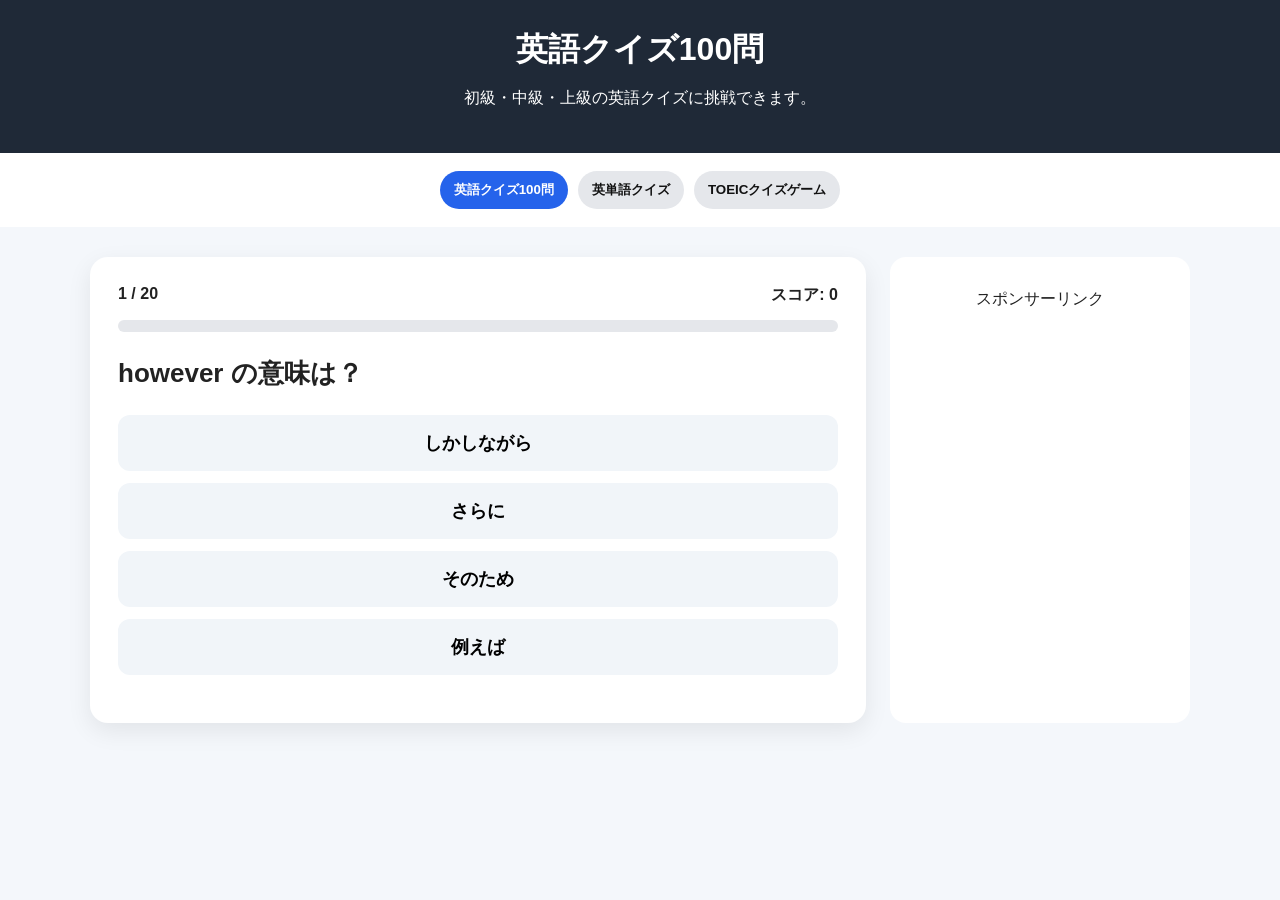
<file: index.html>
<!DOCTYPE html>
<html lang="ja">
<head>
<meta charset="UTF-8">
<meta name="viewport" content="width=device-width,initial-scale=1.0">
<title>英語クイズまとめ</title>
<meta name="description" content="英単語・英語100問・TOEICクイズを1つのサイトで遊べます。">
<link rel="stylesheet" href="style.css">
</head>
<body>
  
<!-- UIゲーム -->
<ins class="adsbygoogle"
     style="display:block"
     data-ad-client="ca-pub-8398161859137802"
     data-ad-slot="6325875393"
     data-ad-format="auto"
     data-full-width-responsive="true"></ins>
<script>
     (adsbygoogle = window.adsbygoogle || []).push({});
</script>

<header>
  <h1 id="pageTitle">英語クイズまとめ</h1>
  <p id="pageDesc">好きな英語クイズを選んで挑戦しよう</p>
</header>

<nav id="quizList"></nav>

<main>
  <section class="quiz-box">
    <div class="status">
      <span id="counter">1 / 30</span>
      <span id="score">スコア: 0</span>
    </div>

    <div class="progress">
      <div id="progressBar"></div>
    </div>

    <h2 id="question"></h2>
    <div id="choices"></div>
    <p id="result"></p>
  </section>

  <aside class="ad-box">
    <p>スポンサーリンク</p>

    <script async src="https://pagead2.googlesyndication.com/pagead/js/adsbygoogle.js?client=ca-pub-8398161859137802"
      crossorigin="anonymous"></script>
    <ins class="adsbygoogle"
      style="display:block"
      data-ad-client="ca-pub-8398161859137802"
      data-ad-slot="5599163841"
      data-ad-format="auto"
      data-full-width-responsive="true"></ins>
    <script>
      (adsbygoogle = window.adsbygoogle || []).push({});
    </script>
  </aside>
</main>

<script src="script.js"></script>
  <script async src="https://pagead2.googlesyndication.com/pagead/js/adsbygoogle.js?client=ca-pub-8398161859137802"
     crossorigin="anonymous"></script>
</body>
</html>
</file>
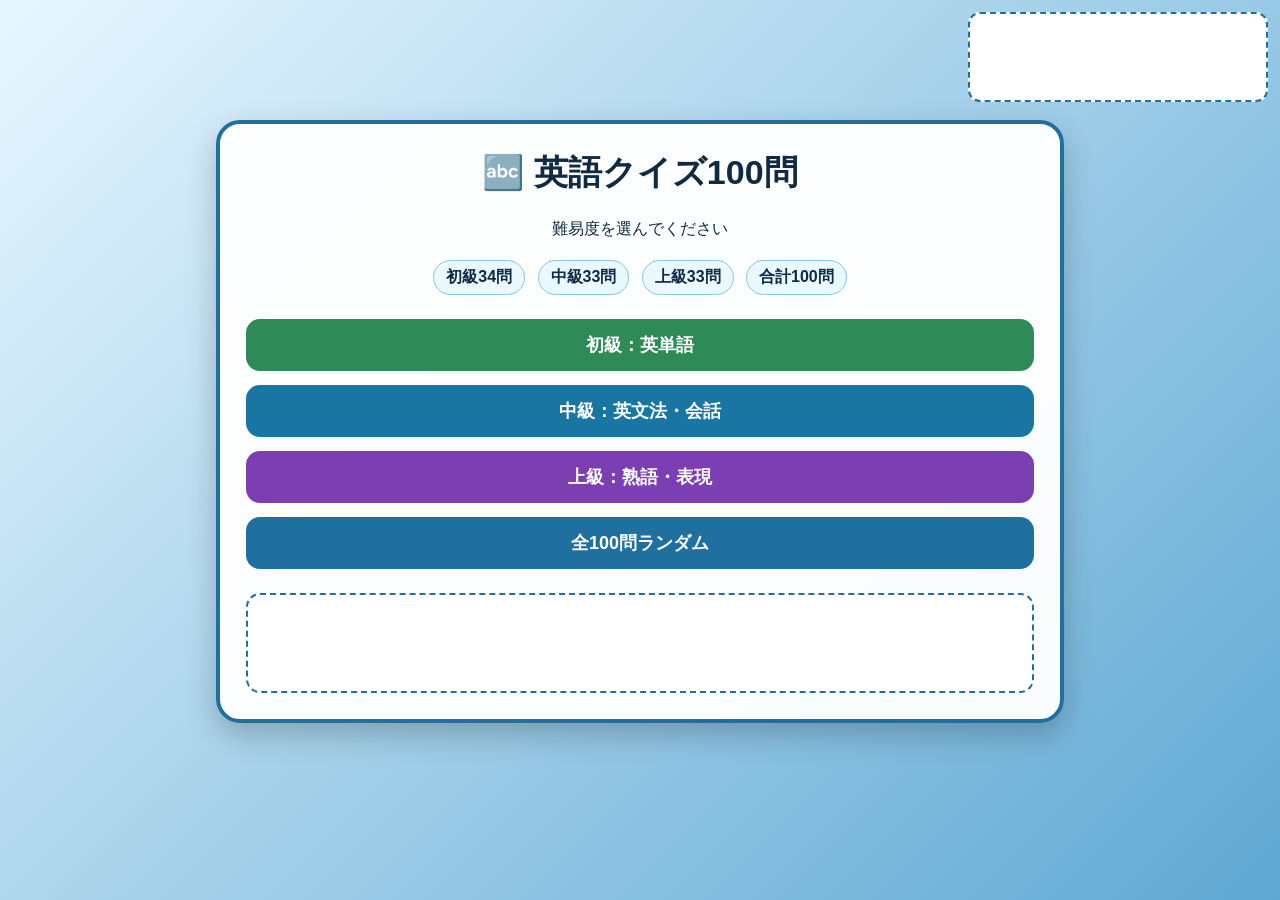
<file: english-100/index.html>
<!DOCTYPE html>
<html lang="ja">
<head>
<meta charset="UTF-8">
<meta name="viewport" content="width=device-width, initial-scale=1.0">
<title>英語クイズ100問</title>
<style>
*{box-sizing:border-box}
body{margin:0;font-family:"Yu Gothic","Hiragino Sans",sans-serif;background:linear-gradient(135deg,#e8f7ff,#5fa8d3);min-height:100vh;color:#102a43}
.ad-top{position:fixed;top:12px;right:12px;width:300px;height:90px;border:2px dashed #1f6f9f;border-radius:12px;background:white;display:flex;align-items:center;justify-content:center;text-align:center;z-index:10;font-size:14px;color:#1f6f9f}
.wrap{max-width:880px;margin:auto;padding:120px 16px 40px}
.game{background:rgba(255,255,255,.96);border:4px solid #1f6f9f;border-radius:24px;padding:26px;text-align:center;box-shadow:0 12px 30px rgba(0,0,0,.22)}
h1{margin-top:0;font-size:34px}
.menu{display:grid;gap:14px;margin-top:20px}
button{font-size:18px;padding:14px;border:none;border-radius:14px;cursor:pointer;background:#1f6f9f;color:white;font-weight:bold;transition:.15s}
button:hover{transform:scale(1.03);opacity:.95}
.easy{background:#2e8b57}
.normal{background:#1976a3}
.hard{background:#7b3fb3}
.status{display:flex;justify-content:space-between;flex-wrap:wrap;gap:8px;font-weight:bold;margin-bottom:18px;background:#eaf8ff;border-radius:12px;padding:10px}
.question{font-size:24px;font-weight:bold;background:#f2fbff;border-radius:16px;padding:26px;margin-bottom:20px;line-height:1.6}
.choices{display:grid;gap:12px}
.correct{background:#2e8b57!important}
.wrong{background:#b22222!important}
.result{font-size:22px;font-weight:bold;margin-top:18px;min-height:32px}
.comment{margin-top:12px;font-size:15px;color:#345;line-height:1.6}
.next{margin-top:18px;background:#1f4e79;display:none}
.restart{margin-top:18px;background:#6b3fa0;display:none}
.ad-bottom{margin-top:24px;height:100px;border:2px dashed #1f6f9f;border-radius:14px;background:white;display:flex;justify-content:center;align-items:center;text-align:center;font-size:14px;color:#1f6f9f}
.hidden{display:none}
.badge{display:inline-block;background:#eaf8ff;border:1px solid #85c6e8;border-radius:999px;padding:6px 12px;margin:4px;font-weight:bold}
@media(max-width:900px){.ad-top{position:static;width:auto;height:70px;margin:12px}.wrap{padding-top:20px}h1{font-size:28px}.question{font-size:21px}button{font-size:16px}}
</style>
</head>
<body>

<div class="ad-top"><script async src="https://pagead2.googlesyndication.com/pagead/js/adsbygoogle.js?client=ca-pub-8398161859137802"
     crossorigin="anonymous"></script>
<!-- チェス -->
<ins class="adsbygoogle"
     style="display:block"
     data-ad-client="ca-pub-8398161859137802"
     data-ad-slot="5599163841"
     data-ad-format="auto"
     data-full-width-responsive="true"></ins>
<script>
     (adsbygoogle = window.adsbygoogle || []).push({});
</script></div>

<div class="wrap">
<div class="game">
<h1>🔤 英語クイズ100問</h1>

<div id="menu">
  <p>難易度を選んでください</p>
  <div>
    <span class="badge">初級34問</span>
    <span class="badge">中級33問</span>
    <span class="badge">上級33問</span>
    <span class="badge">合計100問</span>
  </div>
  <div class="menu">
    <button class="easy" onclick="startGame('easy')">初級：英単語</button>
    <button class="normal" onclick="startGame('normal')">中級：英文法・会話</button>
    <button class="hard" onclick="startGame('hard')">上級：熟語・表現</button>
    <button onclick="startGame('all')">全100問ランダム</button>
  </div>
</div>

<div id="quiz" class="hidden">
  <div class="status">
    <div>難易度：<span id="levelName"></span></div>
    <div>問題：<span id="count"></span>/<span id="total"></span></div>
    <div>スコア：<span id="score">0</span></div>
  </div>

  <div class="question" id="question"></div>
  <div class="choices" id="choices"></div>
  <div class="result" id="result"></div>
  <div class="comment" id="comment"></div>

  <button class="next" id="nextBtn" onclick="nextQuestion()">次の問題へ</button>
  <button class="restart" id="restartBtn" onclick="restartGame()">メニューに戻る</button>
</div>

<div class="ad-bottom"><script async src="https://pagead2.googlesyndication.com/pagead/js/adsbygoogle.js?client=ca-pub-8398161859137802"
     crossorigin="anonymous"></script>
<!-- チェス -->
<ins class="adsbygoogle"
     style="display:block"
     data-ad-client="ca-pub-8398161859137802"
     data-ad-slot="5599163841"
     data-ad-format="auto"
     data-full-width-responsive="true"></ins>
<script>
     (adsbygoogle = window.adsbygoogle || []).push({});
</script></div>
</div>
</div>

<script>
const quizData = [{"level": "easy", "q": "「apple」の意味は？", "c": ["りんご", "みかん", "ぶどう", "ばなな"], "a": "りんご", "e": "apple は「りんご」という意味です。"}, {"level": "easy", "q": "「dog」の意味は？", "c": ["犬", "猫", "鳥", "魚"], "a": "犬", "e": "dog は「犬」という意味です。"}, {"level": "easy", "q": "「cat」の意味は？", "c": ["猫", "犬", "馬", "牛"], "a": "猫", "e": "cat は「猫」という意味です。"}, {"level": "easy", "q": "「book」の意味は？", "c": ["本", "机", "椅子", "鉛筆"], "a": "本", "e": "book は「本」という意味です。"}, {"level": "easy", "q": "「water」の意味は？", "c": ["水", "火", "空気", "土"], "a": "水", "e": "water は「水」という意味です。"}, {"level": "easy", "q": "「school」の意味は？", "c": ["学校", "病院", "駅", "会社"], "a": "学校", "e": "school は「学校」という意味です。"}, {"level": "easy", "q": "「teacher」の意味は？", "c": ["先生", "生徒", "医者", "警察官"], "a": "先生", "e": "teacher は「先生」という意味です。"}, {"level": "easy", "q": "「student」の意味は？", "c": ["生徒", "先生", "会社員", "運転手"], "a": "生徒", "e": "student は「生徒・学生」という意味です。"}, {"level": "easy", "q": "「car」の意味は？", "c": ["車", "電車", "飛行機", "船"], "a": "車", "e": "car は「車」という意味です。"}, {"level": "easy", "q": "「train」の意味は？", "c": ["電車", "車", "自転車", "船"], "a": "電車", "e": "train は「電車・列車」という意味です。"}, {"level": "easy", "q": "「sun」の意味は？", "c": ["太陽", "月", "星", "雲"], "a": "太陽", "e": "sun は「太陽」という意味です。"}, {"level": "easy", "q": "「moon」の意味は？", "c": ["月", "太陽", "星", "空"], "a": "月", "e": "moon は「月」という意味です。"}, {"level": "easy", "q": "「star」の意味は？", "c": ["星", "月", "太陽", "雲"], "a": "星", "e": "star は「星」という意味です。"}, {"level": "easy", "q": "「red」の意味は？", "c": ["赤", "青", "白", "黒"], "a": "赤", "e": "red は「赤」という意味です。"}, {"level": "easy", "q": "「blue」の意味は？", "c": ["青", "赤", "黄色", "緑"], "a": "青", "e": "blue は「青」という意味です。"}, {"level": "easy", "q": "「white」の意味は？", "c": ["白", "黒", "赤", "緑"], "a": "白", "e": "white は「白」という意味です。"}, {"level": "easy", "q": "「black」の意味は？", "c": ["黒", "白", "青", "赤"], "a": "黒", "e": "black は「黒」という意味です。"}, {"level": "easy", "q": "「big」の意味は？", "c": ["大きい", "小さい", "速い", "遅い"], "a": "大きい", "e": "big は「大きい」という意味です。"}, {"level": "easy", "q": "「small」の意味は？", "c": ["小さい", "大きい", "高い", "低い"], "a": "小さい", "e": "small は「小さい」という意味です。"}, {"level": "easy", "q": "「hot」の意味は？", "c": ["暑い・熱い", "寒い", "新しい", "古い"], "a": "暑い・熱い", "e": "hot は「暑い・熱い」という意味です。"}, {"level": "easy", "q": "「cold」の意味は？", "c": ["寒い・冷たい", "暑い", "明るい", "暗い"], "a": "寒い・冷たい", "e": "cold は「寒い・冷たい」という意味です。"}, {"level": "easy", "q": "「happy」の意味は？", "c": ["幸せな", "悲しい", "怒った", "眠い"], "a": "幸せな", "e": "happy は「幸せな」という意味です。"}, {"level": "easy", "q": "「sad」の意味は？", "c": ["悲しい", "楽しい", "強い", "弱い"], "a": "悲しい", "e": "sad は「悲しい」という意味です。"}, {"level": "easy", "q": "「good」の意味は？", "c": ["良い", "悪い", "古い", "重い"], "a": "良い", "e": "good は「良い」という意味です。"}, {"level": "easy", "q": "「bad」の意味は？", "c": ["悪い", "良い", "新しい", "軽い"], "a": "悪い", "e": "bad は「悪い」という意味です。"}, {"level": "easy", "q": "「morning」の意味は？", "c": ["朝", "昼", "夜", "夕方"], "a": "朝", "e": "morning は「朝」という意味です。"}, {"level": "easy", "q": "「night」の意味は？", "c": ["夜", "朝", "昼", "夕方"], "a": "夜", "e": "night は「夜」という意味です。"}, {"level": "easy", "q": "「family」の意味は？", "c": ["家族", "友達", "先生", "会社"], "a": "家族", "e": "family は「家族」という意味です。"}, {"level": "easy", "q": "「friend」の意味は？", "c": ["友達", "家族", "先生", "医者"], "a": "友達", "e": "friend は「友達」という意味です。"}, {"level": "easy", "q": "「food」の意味は？", "c": ["食べ物", "飲み物", "服", "家"], "a": "食べ物", "e": "food は「食べ物」という意味です。"}, {"level": "easy", "q": "「house」の意味は？", "c": ["家", "学校", "店", "駅"], "a": "家", "e": "house は「家」という意味です。"}, {"level": "easy", "q": "「city」の意味は？", "c": ["都市", "村", "国", "島"], "a": "都市", "e": "city は「都市」という意味です。"}, {"level": "easy", "q": "「country」の意味は？", "c": ["国", "都市", "道", "海"], "a": "国", "e": "country は「国」という意味です。"}, {"level": "easy", "q": "「music」の意味は？", "c": ["音楽", "映画", "本", "写真"], "a": "音楽", "e": "music は「音楽」という意味です。"}, {"level": "normal", "q": "I ___ a student. 空欄に入るのは？", "c": ["am", "is", "are", "be"], "a": "am", "e": "主語が I のときは am を使います。"}, {"level": "normal", "q": "He ___ my brother. 空欄に入るのは？", "c": ["is", "am", "are", "be"], "a": "is", "e": "He のbe動詞は is です。"}, {"level": "normal", "q": "They ___ happy. 空欄に入るのは？", "c": ["are", "is", "am", "be"], "a": "are", "e": "They のbe動詞は are です。"}, {"level": "normal", "q": "This is ___ apple. 空欄に入るのは？", "c": ["an", "a", "the", "is"], "a": "an", "e": "apple は母音で始まるため an を使います。"}, {"level": "normal", "q": "This is ___ book. 空欄に入るのは？", "c": ["a", "an", "are", "am"], "a": "a", "e": "book は子音で始まるため a を使います。"}, {"level": "normal", "q": "I like English. の意味は？", "c": ["私は英語が好きです", "私は英語を話せません", "私は英語を勉強しません", "私は英語の先生です"], "a": "私は英語が好きです", "e": "like は「好き」という意味です。"}, {"level": "normal", "q": "Do you like cats? の意味は？", "c": ["あなたは猫が好きですか", "あなたは猫を飼っていますか", "あなたは犬が好きですか", "猫はどこですか"], "a": "あなたは猫が好きですか", "e": "Do you like...? は「あなたは〜が好きですか」です。"}, {"level": "normal", "q": "I don't know. の意味は？", "c": ["わかりません", "知っています", "行きません", "見えません"], "a": "わかりません", "e": "I don't know. は「わかりません」です。"}, {"level": "normal", "q": "Thank you. の返事として自然なのは？", "c": ["You're welcome.", "Good night.", "I'm sorry.", "See you."], "a": "You're welcome.", "e": "Thank you. への返事は You're welcome. が自然です。"}, {"level": "normal", "q": "How are you? の意味は？", "c": ["元気ですか", "何時ですか", "どこですか", "誰ですか"], "a": "元気ですか", "e": "How are you? は挨拶で「元気ですか」です。"}, {"level": "normal", "q": "I'm fine. の意味は？", "c": ["元気です", "眠いです", "忙しいです", "寒いです"], "a": "元気です", "e": "I'm fine. は「元気です」です。"}, {"level": "normal", "q": "What is this? の意味は？", "c": ["これは何ですか", "あなたは誰ですか", "どこですか", "何時ですか"], "a": "これは何ですか", "e": "What is this? は「これは何ですか」です。"}, {"level": "normal", "q": "Where are you from? の意味は？", "c": ["出身はどこですか", "どこへ行きますか", "何をしていますか", "何歳ですか"], "a": "出身はどこですか", "e": "Where are you from? は「出身はどこですか」です。"}, {"level": "normal", "q": "I can swim. の意味は？", "c": ["私は泳げます", "私は泳ぎません", "私は泳ぎたいです", "私は泳いでいます"], "a": "私は泳げます", "e": "can は「〜できる」という意味です。"}, {"level": "normal", "q": "Can you help me? の意味は？", "c": ["手伝ってくれますか", "私を見ましたか", "行ってもいいですか", "食べますか"], "a": "手伝ってくれますか", "e": "Can you help me? は「手伝ってくれますか」です。"}, {"level": "normal", "q": "I have a pen. の意味は？", "c": ["私はペンを持っています", "私はペンが好きです", "私はペンを書きます", "私はペンを買います"], "a": "私はペンを持っています", "e": "have は「持っている」です。"}, {"level": "normal", "q": "She likes music. の主語は？", "c": ["She", "likes", "music", "なし"], "a": "She", "e": "文の主語は She です。"}, {"level": "normal", "q": "We play soccer. の意味は？", "c": ["私たちはサッカーをします", "彼らは野球をします", "私はサッカーを見ます", "私たちは勉強します"], "a": "私たちはサッカーをします", "e": "play soccer は「サッカーをする」です。"}, {"level": "normal", "q": "I went to school. の時制は？", "c": ["過去形", "現在形", "未来形", "現在進行形"], "a": "過去形", "e": "went は go の過去形です。"}, {"level": "normal", "q": "go の過去形は？", "c": ["went", "goed", "goes", "going"], "a": "went", "e": "go の過去形は went です。"}, {"level": "normal", "q": "eat の過去形は？", "c": ["ate", "eated", "eats", "eating"], "a": "ate", "e": "eat の過去形は ate です。"}, {"level": "normal", "q": "see の過去形は？", "c": ["saw", "seed", "seen", "seeing"], "a": "saw", "e": "see の過去形は saw です。"}, {"level": "normal", "q": "make の過去形は？", "c": ["made", "maked", "makes", "making"], "a": "made", "e": "make の過去形は made です。"}, {"level": "normal", "q": "take の過去形は？", "c": ["took", "taked", "taken", "takes"], "a": "took", "e": "take の過去形は took です。"}, {"level": "normal", "q": "I will study tomorrow. の意味は？", "c": ["私は明日勉強します", "私は昨日勉強しました", "私は今勉強しています", "私は勉強しません"], "a": "私は明日勉強します", "e": "will は未来を表します。"}, {"level": "normal", "q": "What time is it? の意味は？", "c": ["何時ですか", "どこですか", "誰ですか", "いくらですか"], "a": "何時ですか", "e": "What time is it? は「何時ですか」です。"}, {"level": "normal", "q": "How much is this? の意味は？", "c": ["これはいくらですか", "これは何ですか", "これは誰のですか", "これはどこですか"], "a": "これはいくらですか", "e": "How much is this? は「これはいくらですか」です。"}, {"level": "normal", "q": "I'm hungry. の意味は？", "c": ["お腹がすいています", "眠いです", "寒いです", "忙しいです"], "a": "お腹がすいています", "e": "hungry は「空腹の」です。"}, {"level": "normal", "q": "I'm tired. の意味は？", "c": ["疲れています", "楽しいです", "怒っています", "悲しいです"], "a": "疲れています", "e": "tired は「疲れた」です。"}, {"level": "normal", "q": "Please sit down. の意味は？", "c": ["座ってください", "立ってください", "来てください", "見てください"], "a": "座ってください", "e": "sit down は「座る」です。"}, {"level": "normal", "q": "Open the door. の意味は？", "c": ["ドアを開けて", "ドアを閉めて", "窓を開けて", "本を開いて"], "a": "ドアを開けて", "e": "open は「開ける」です。"}, {"level": "normal", "q": "Close the window. の意味は？", "c": ["窓を閉めて", "窓を開けて", "ドアを閉めて", "本を閉じて"], "a": "窓を閉めて", "e": "close は「閉める」です。"}, {"level": "normal", "q": "Nice to meet you. の意味は？", "c": ["はじめまして", "さようなら", "おやすみ", "ありがとう"], "a": "はじめまして", "e": "Nice to meet you. は「はじめまして」です。"}, {"level": "hard", "q": "「however」の意味に近いものは？", "c": ["しかしながら", "そのため", "例えば", "さらに"], "a": "しかしながら", "e": "however は「しかしながら」という逆接の表現です。"}, {"level": "hard", "q": "「therefore」の意味に近いものは？", "c": ["したがって", "しかし", "例えば", "一方で"], "a": "したがって", "e": "therefore は「したがって」という意味です。"}, {"level": "hard", "q": "「although」の意味は？", "c": ["〜だけれども", "〜なので", "〜するために", "〜するまで"], "a": "〜だけれども", "e": "although は「〜だけれども」です。"}, {"level": "hard", "q": "「because of」の意味は？", "c": ["〜のために", "〜にもかかわらず", "〜の代わりに", "〜に加えて"], "a": "〜のために", "e": "because of は理由を表します。"}, {"level": "hard", "q": "「instead of」の意味は？", "c": ["〜の代わりに", "〜に加えて", "〜のために", "〜にもかかわらず"], "a": "〜の代わりに", "e": "instead of は「〜の代わりに」です。"}, {"level": "hard", "q": "「in addition」の意味は？", "c": ["さらに", "しかし", "つまり", "例えば"], "a": "さらに", "e": "in addition は「さらに」です。"}, {"level": "hard", "q": "「for example」の意味は？", "c": ["例えば", "つまり", "一方で", "結局"], "a": "例えば", "e": "for example は「例えば」です。"}, {"level": "hard", "q": "「in other words」の意味は？", "c": ["言い換えると", "例えば", "しかし", "その結果"], "a": "言い換えると", "e": "in other words は「言い換えると」です。"}, {"level": "hard", "q": "「as soon as possible」の意味は？", "c": ["できるだけ早く", "ゆっくりと", "たまに", "突然"], "a": "できるだけ早く", "e": "ASAP は as soon as possible の略です。"}, {"level": "hard", "q": "「look forward to」の意味は？", "c": ["楽しみにする", "探す", "見下ろす", "世話をする"], "a": "楽しみにする", "e": "look forward to は「楽しみにする」です。"}, {"level": "hard", "q": "「take care of」の意味は？", "c": ["世話をする", "写真を撮る", "持っていく", "気をつける"], "a": "世話をする", "e": "take care of は「世話をする」です。"}, {"level": "hard", "q": "「give up」の意味は？", "c": ["あきらめる", "与える", "起きる", "拾う"], "a": "あきらめる", "e": "give up は「あきらめる」です。"}, {"level": "hard", "q": "「put off」の意味は？", "c": ["延期する", "着る", "消す", "提出する"], "a": "延期する", "e": "put off は「延期する」です。"}, {"level": "hard", "q": "「carry out」の意味は？", "c": ["実行する", "運び出す", "中止する", "待つ"], "a": "実行する", "e": "carry out は「実行する」です。"}, {"level": "hard", "q": "「come up with」の意味は？", "c": ["思いつく", "近づく", "落ちる", "起きる"], "a": "思いつく", "e": "come up with は「思いつく」です。"}, {"level": "hard", "q": "「It depends.」の意味は？", "c": ["場合によります", "それは簡単です", "私は反対です", "急いでいます"], "a": "場合によります", "e": "It depends. は「場合によります」です。"}, {"level": "hard", "q": "「I agree with you.」の意味は？", "c": ["あなたに賛成です", "あなたに会います", "あなたを助けます", "あなたを待ちます"], "a": "あなたに賛成です", "e": "agree with は「〜に賛成する」です。"}, {"level": "hard", "q": "「I'm not sure.」の意味は？", "c": ["よくわかりません", "確信しています", "急いでいます", "忘れました"], "a": "よくわかりません", "e": "I'm not sure. は「よくわかりません」です。"}, {"level": "hard", "q": "「Could you say that again?」の意味は？", "c": ["もう一度言っていただけますか", "助けてもらえますか", "座ってもいいですか", "名前を教えてください"], "a": "もう一度言っていただけますか", "e": "聞き返すときに使える丁寧な表現です。"}, {"level": "hard", "q": "「What do you mean?」の意味は？", "c": ["どういう意味ですか", "何をしますか", "どこへ行きますか", "何時ですか"], "a": "どういう意味ですか", "e": "mean は「意味する」です。"}, {"level": "hard", "q": "「I used to play tennis.」の意味は？", "c": ["以前はテニスをしていました", "今テニスをしています", "これからテニスをします", "テニスをしたことがありません"], "a": "以前はテニスをしていました", "e": "used to は「以前は〜していた」です。"}, {"level": "hard", "q": "「I have been to Canada.」の意味は？", "c": ["カナダに行ったことがあります", "カナダにいます", "カナダへ行く予定です", "カナダ出身です"], "a": "カナダに行ったことがあります", "e": "have been to は「〜へ行ったことがある」です。"}, {"level": "hard", "q": "「If it rains, I will stay home.」の意味は？", "c": ["雨が降ったら家にいます", "雨が降っても出かけます", "雨が降ったので家にいました", "雨は降りません"], "a": "雨が降ったら家にいます", "e": "If は条件を表します。"}, {"level": "hard", "q": "「The book was written by him.」の文の形は？", "c": ["受動態", "現在進行形", "命令文", "比較級"], "a": "受動態", "e": "was written by は受動態です。"}, {"level": "hard", "q": "「This is the best movie I have ever seen.」の意味は？", "c": ["今まで見た中で最高の映画です", "これは悪い映画です", "これは最初に見た映画です", "映画を見たことがありません"], "a": "今まで見た中で最高の映画です", "e": "the best ... I have ever seen は最上級の表現です。"}, {"level": "hard", "q": "「as tall as」の意味は？", "c": ["〜と同じくらい背が高い", "〜より背が高い", "〜ほど背が高くない", "最も背が高い"], "a": "〜と同じくらい背が高い", "e": "as 形容詞 as は同等比較です。"}, {"level": "hard", "q": "「more important than」の意味は？", "c": ["〜より重要な", "最も重要な", "同じくらい重要な", "重要ではない"], "a": "〜より重要な", "e": "more ... than は比較級です。"}, {"level": "hard", "q": "「the most difficult」の意味は？", "c": ["最も難しい", "より難しい", "同じくらい難しい", "難しくない"], "a": "最も難しい", "e": "the most は最上級です。"}, {"level": "hard", "q": "「Neither A nor B」の意味は？", "c": ["AもBも〜ない", "AかBのどちらか", "AだけでなくBも", "AなのでB"], "a": "AもBも〜ない", "e": "Neither A nor B は「AもBも〜ない」です。"}, {"level": "hard", "q": "「Not only A but also B」の意味は？", "c": ["AだけでなくBも", "AもBも〜ない", "AかBのどちらか", "AよりB"], "a": "AだけでなくBも", "e": "Not only A but also B は「AだけでなくBも」です。"}, {"level": "hard", "q": "「I wish I could fly.」の意味は？", "c": ["飛べたらいいのに", "私は飛べます", "飛ぶ予定です", "飛びたくありません"], "a": "飛べたらいいのに", "e": "I wish I could は仮定を表します。"}, {"level": "hard", "q": "「You should see a doctor.」の意味は？", "c": ["医者に診てもらうべきです", "医者です", "医者を見ました", "医者になりたいです"], "a": "医者に診てもらうべきです", "e": "should は「〜すべき」です。"}, {"level": "hard", "q": "「I have to finish this today.」の意味は？", "c": ["今日これを終えなければならない", "今日これを始めたい", "今日これは終わりました", "今日は休みです"], "a": "今日これを終えなければならない", "e": "have to は「〜しなければならない」です。"}];

let currentQuiz = [];
let current = 0;
let score = 0;
let answered = false;

const menu = document.getElementById("menu");
const quiz = document.getElementById("quiz");
const questionEl = document.getElementById("question");
const choicesEl = document.getElementById("choices");
const resultEl = document.getElementById("result");
const commentEl = document.getElementById("comment");
const countEl = document.getElementById("count");
const totalEl = document.getElementById("total");
const scoreEl = document.getElementById("score");
const nextBtn = document.getElementById("nextBtn");
const restartBtn = document.getElementById("restartBtn");
const levelNameEl = document.getElementById("levelName");

function shuffle(arr) {
  return arr.sort(() => Math.random() - 0.5);
}

function startGame(level) {
  if(level === "all") {
    currentQuiz = shuffle([...quizData]);
    levelNameEl.textContent = "全100問";
  } else {
    currentQuiz = shuffle(quizData.filter(x => x.level === level));
    levelNameEl.textContent = level === "easy" ? "初級" : level === "normal" ? "中級" : "上級";
  }

  current = 0;
  score = 0;
  scoreEl.textContent = score;
  totalEl.textContent = currentQuiz.length;

  menu.classList.add("hidden");
  quiz.classList.remove("hidden");
  restartBtn.style.display = "none";

  loadQuestion();
}

function loadQuestion() {
  answered = false;
  resultEl.textContent = "";
  commentEl.textContent = "";
  nextBtn.style.display = "none";
  choicesEl.innerHTML = "";

  const q = currentQuiz[current];
  countEl.textContent = current + 1;
  questionEl.textContent = q.q;

  shuffle([...q.c]).forEach(choice => {
    const btn = document.createElement("button");
    btn.textContent = choice;
    btn.onclick = () => checkAnswer(btn, choice);
    choicesEl.appendChild(btn);
  });
}

function checkAnswer(button, selected) {
  if(answered) return;
  answered = true;

  const q = currentQuiz[current];
  const buttons = choicesEl.querySelectorAll("button");

  buttons.forEach(btn => {
    btn.disabled = true;
    if(btn.textContent === q.a) btn.classList.add("correct");
  });

  if(selected === q.a) {
    score += 10;
    scoreEl.textContent = score;
    resultEl.textContent = "正解！";
  } else {
    button.classList.add("wrong");
    resultEl.textContent = "不正解…";
  }

  commentEl.textContent = q.e;

  if(current < currentQuiz.length - 1) {
    nextBtn.style.display = "inline-block";
  } else {
    finishGame();
  }
}

function nextQuestion() {
  current++;
  loadQuestion();
}

function finishGame() {
  const max = currentQuiz.length * 10;
  const rate = Math.round(score / max * 100);

  questionEl.textContent = "ゲーム終了！";
  choicesEl.innerHTML = "";
  nextBtn.style.display = "none";
  restartBtn.style.display = "inline-block";

  commentEl.textContent = `スコアは ${score}/${max} 点、正答率 ${rate}% です。`;

  if(rate === 100) {
    resultEl.textContent = "🏆 全問正解！英語マスターです！";
  } else if(rate >= 80) {
    resultEl.textContent = "🎉 かなり優秀です！";
  } else if(rate >= 50) {
    resultEl.textContent = "👍 まずまずです！";
  } else {
    resultEl.textContent = "📚 もう一度挑戦して覚えよう！";
  }
}

function restartGame() {
  quiz.classList.add("hidden");
  menu.classList.remove("hidden");
}
</script>
</body>
</html>
</file>
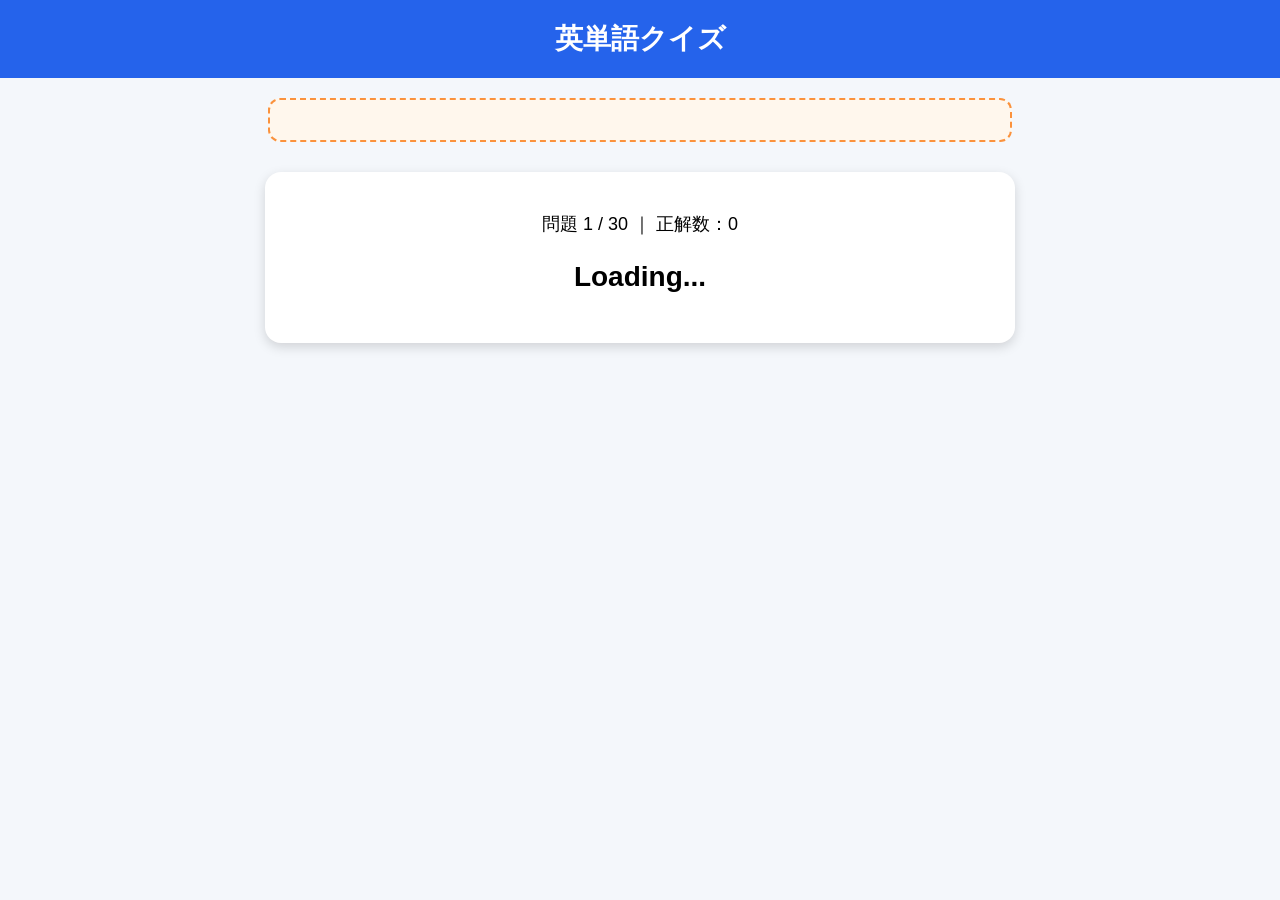
<file: english-word/index.html>
<!DOCTYPE html>
<html lang="ja">
<head>
  <meta charset="UTF-8">
  <meta name="google-site-verification" content="xxxx">
  <meta name="viewport" content="width=device-width, initial-scale=1.0">
  <title>英単語クイズ</title>

  <style>
    body {
      font-family: Arial, sans-serif;
      background: #f4f7fb;
      margin: 0;
      text-align: center;
    }

    header {
      background: #2563eb;
      color: white;
      padding: 20px;
      font-size: 28px;
      font-weight: bold;
    }

    .container {
      max-width: 700px;
      margin: 30px auto;
      background: white;
      padding: 25px;
      border-radius: 16px;
      box-shadow: 0 4px 12px rgba(0,0,0,0.15);
    }

    .question {
      font-size: 28px;
      margin: 25px 0;
      font-weight: bold;
    }

    .options button {
      display: block;
      width: 90%;
      margin: 12px auto;
      padding: 15px;
      font-size: 18px;
      border: none;
      border-radius: 10px;
      background: #e5e7eb;
      cursor: pointer;
      transition: 0.2s;
    }

    .options button:hover {
      background: #c7d2fe;
    }

    .correct {
      background: #22c55e !important;
      color: white;
    }

    .wrong {
      background: #ef4444 !important;
      color: white;
    }

    #result {
      font-size: 22px;
      margin-top: 20px;
      font-weight: bold;
    }

    #nextBtn, #restartBtn {
      margin-top: 20px;
      padding: 12px 25px;
      font-size: 18px;
      border: none;
      border-radius: 10px;
      background: #2563eb;
      color: white;
      cursor: pointer;
      display: none;
    }

    .score {
      margin-top: 15px;
      font-size: 18px;
    }

    .ad {
      max-width: 700px;
      margin: 20px auto;
      padding: 20px;
      background: #fff7ed;
      border: 2px dashed #fb923c;
      color: #9a3412;
      border-radius: 12px;
    }
  </style>
</head>

<body>

<header>英単語クイズ</header>

<div class="ad">
  <script async src="https://pagead2.googlesyndication.com/pagead/js/adsbygoogle.js?client=ca-pub-8398161859137802"
     crossorigin="anonymous"></script>
<!-- チェス -->
<ins class="adsbygoogle"
     style="display:block"
     data-ad-client="ca-pub-8398161859137802"
     data-ad-slot="5599163841"
     data-ad-format="auto"
     data-full-width-responsive="true"></ins>
<script>
     (adsbygoogle = window.adsbygoogle || []).push({});
</script>
</div>

<div class="container">
  <div class="score">
    問題 <span id="currentNum">1</span> / <span id="totalNum">30</span>
    ｜ 正解数：<span id="score">0</span>
  </div>

  <div class="question" id="question">Loading...</div>

  <div class="options" id="options"></div>

  <div id="result"></div>

  <button id="nextBtn" onclick="nextQuestion()">次の問題へ</button>
  <button id="restartBtn" onclick="restartQuiz()">もう一度やる</button>
</div>

<script>
const quizData = [
  { word: "apple", answer: "りんご", options: ["りんご", "みかん", "ぶどう", "いちご"] },
  { word: "book", answer: "本", options: ["本", "机", "椅子", "鉛筆"] },
  { word: "dog", answer: "犬", options: ["猫", "犬", "鳥", "魚"] },
  { word: "cat", answer: "猫", options: ["犬", "馬", "猫", "牛"] },
  { word: "water", answer: "水", options: ["火", "水", "風", "土"] },
  { word: "fire", answer: "火", options: ["水", "火", "空", "海"] },
  { word: "school", answer: "学校", options: ["病院", "学校", "駅", "銀行"] },
  { word: "teacher", answer: "先生", options: ["医者", "先生", "警察官", "料理人"] },
  { word: "student", answer: "生徒", options: ["先生", "生徒", "店員", "運転手"] },
  { word: "car", answer: "車", options: ["電車", "自転車", "車", "飛行機"] },

  { word: "house", answer: "家", options: ["家", "学校", "店", "公園"] },
  { word: "family", answer: "家族", options: ["友達", "家族", "先生", "客"] },
  { word: "friend", answer: "友達", options: ["敵", "友達", "家族", "先生"] },
  { word: "happy", answer: "幸せな", options: ["悲しい", "怒った", "幸せな", "眠い"] },
  { word: "sad", answer: "悲しい", options: ["楽しい", "悲しい", "強い", "速い"] },
  { word: "big", answer: "大きい", options: ["小さい", "大きい", "長い", "短い"] },
  { word: "small", answer: "小さい", options: ["大きい", "高い", "小さい", "重い"] },
  { word: "fast", answer: "速い", options: ["遅い", "速い", "低い", "暗い"] },
  { word: "slow", answer: "遅い", options: ["速い", "遅い", "明るい", "新しい"] },
  { word: "beautiful", answer: "美しい", options: ["美しい", "古い", "弱い", "簡単な"] },

  { word: "morning", answer: "朝", options: ["夜", "昼", "朝", "夕方"] },
  { word: "night", answer: "夜", options: ["朝", "昼", "夜", "午後"] },
  { word: "sun", answer: "太陽", options: ["月", "星", "太陽", "雲"] },
  { word: "moon", answer: "月", options: ["太陽", "月", "空", "雨"] },
  { word: "star", answer: "星", options: ["星", "海", "山", "川"] },
  { word: "rain", answer: "雨", options: ["雪", "風", "雨", "雲"] },
  { word: "snow", answer: "雪", options: ["雨", "雪", "雷", "霧"] },
  { word: "music", answer: "音楽", options: ["映画", "音楽", "写真", "絵"] },
  { word: "movie", answer: "映画", options: ["本", "映画", "音楽", "新聞"] },
  { word: "game", answer: "ゲーム", options: ["仕事", "勉強", "ゲーム", "料理"] },

  { word: "eat", answer: "食べる", options: ["飲む", "走る", "食べる", "見る"] },
  { word: "drink", answer: "飲む", options: ["飲む", "書く", "読む", "寝る"] },
  { word: "run", answer: "走る", options: ["歩く", "走る", "泳ぐ", "飛ぶ"] },
  { word: "walk", answer: "歩く", options: ["走る", "歩く", "座る", "立つ"] },
  { word: "sleep", answer: "眠る", options: ["起きる", "眠る", "食べる", "話す"] },
  { word: "read", answer: "読む", options: ["書く", "読む", "聞く", "話す"] },
  { word: "write", answer: "書く", options: ["読む", "書く", "見る", "聞く"] },
  { word: "speak", answer: "話す", options: ["聞く", "話す", "読む", "眠る"] },
  { word: "listen", answer: "聞く", options: ["見る", "聞く", "走る", "書く"] },
  { word: "see", answer: "見る", options: ["見る", "聞く", "話す", "歩く"] }
   { word: "apple", answer: "りんご", options: ["りんご", "みかん", "ぶどう", "いちご"] },
  { word: "book", answer: "本", options: ["本", "机", "椅子", "鉛筆"] },
  { word: "dog", answer: "犬", options: ["猫", "犬", "鳥", "魚"] },
  { word: "cat", answer: "猫", options: ["犬", "馬", "猫", "牛"] },
  { word: "water", answer: "水", options: ["火", "水", "風", "土"] },
  { word: "fire", answer: "火", options: ["水", "火", "空", "海"] },
  { word: "school", answer: "学校", options: ["病院", "学校", "駅", "銀行"] },
  { word: "teacher", answer: "先生", options: ["医者", "先生", "警察官", "料理人"] },
  { word: "student", answer: "生徒", options: ["先生", "生徒", "店員", "運転手"] },
  { word: "car", answer: "車", options: ["電車", "自転車", "車", "飛行機"] },

  { word: "house", answer: "家", options: ["家", "学校", "店", "公園"] },
  { word: "family", answer: "家族", options: ["友達", "家族", "先生", "客"] },
  { word: "friend", answer: "友達", options: ["敵", "友達", "家族", "先生"] },
  { word: "happy", answer: "幸せな", options: ["悲しい", "怒った", "幸せな", "眠い"] },
  { word: "sad", answer: "悲しい", options: ["楽しい", "悲しい", "強い", "速い"] },
  { word: "big", answer: "大きい", options: ["小さい", "大きい", "長い", "短い"] },
  { word: "small", answer: "小さい", options: ["大きい", "高い", "小さい", "重い"] },
  { word: "fast", answer: "速い", options: ["遅い", "速い", "低い", "暗い"] },
  { word: "slow", answer: "遅い", options: ["速い", "遅い", "明るい", "新しい"] },
  { word: "beautiful", answer: "美しい", options: ["美しい", "古い", "弱い", "簡単な"] },

  { word: "morning", answer: "朝", options: ["夜", "昼", "朝", "夕方"] },
  { word: "night", answer: "夜", options: ["朝", "昼", "夜", "午後"] },
  { word: "sun", answer: "太陽", options: ["月", "星", "太陽", "雲"] },
  { word: "moon", answer: "月", options: ["太陽", "月", "空", "雨"] },
  { word: "star", answer: "星", options: ["星", "海", "山", "川"] },
  { word: "rain", answer: "雨", options: ["雪", "風", "雨", "雲"] },
  { word: "snow", answer: "雪", options: ["雨", "雪", "雷", "霧"] },
  { word: "music", answer: "音楽", options: ["映画", "音楽", "写真", "絵"] },
  { word: "movie", answer: "映画", options: ["本", "映画", "音楽", "新聞"] },
  { word: "game", answer: "ゲーム", options: ["仕事", "勉強", "ゲーム", "料理"] },

  { word: "eat", answer: "食べる", options: ["飲む", "走る", "食べる", "見る"] },
  { word: "drink", answer: "飲む", options: ["飲む", "書く", "読む", "寝る"] },
  { word: "run", answer: "走る", options: ["歩く", "走る", "泳ぐ", "飛ぶ"] },
  { word: "walk", answer: "歩く", options: ["走る", "歩く", "座る", "立つ"] },
  { word: "sleep", answer: "眠る", options: ["起きる", "眠る", "食べる", "話す"] },
  { word: "read", answer: "読む", options: ["書く", "読む", "聞く", "話す"] },
  { word: "write", answer: "書く", options: ["読む", "書く", "見る", "聞く"] },
  { word: "speak", answer: "話す", options: ["聞く", "話す", "読む", "眠る"] },
  { word: "listen", answer: "聞く", options: ["見る", "聞く", "走る", "書く"] },
  { word: "see", answer: "見る", options: ["見る", "聞く", "話す", "歩く"] }
];

let questions = [];
let currentIndex = 0;
let score = 0;
const questionCount = 30;

function shuffle(array) {
  return array.sort(() => Math.random() - 0.5);
}

function startQuiz() {
  questions = shuffle([...quizData]).slice(0, questionCount);
  currentIndex = 0;
  score = 0;
  document.getElementById("score").textContent = score;
  document.getElementById("totalNum").textContent = questionCount;
  document.getElementById("restartBtn").style.display = "none";
  showQuestion();
}

function showQuestion() {
  const q = questions[currentIndex];
  document.getElementById("question").textContent = `「${q.word}」の意味は？`;
  document.getElementById("currentNum").textContent = currentIndex + 1;
  document.getElementById("result").textContent = "";
  document.getElementById("nextBtn").style.display = "none";

  const optionsDiv = document.getElementById("options");
  optionsDiv.innerHTML = "";

  shuffle([...q.options]).forEach(option => {
    const btn = document.createElement("button");
    btn.textContent = option;
    btn.onclick = () => checkAnswer(btn, option, q.answer);
    optionsDiv.appendChild(btn);
  });
}

function checkAnswer(button, selected, correct) {
  const buttons = document.querySelectorAll(".options button");

  buttons.forEach(btn => {
    btn.disabled = true;
    if (btn.textContent === correct) {
      btn.classList.add("correct");
    }
  });

  if (selected === correct) {
    button.classList.add("correct");
    document.getElementById("result").textContent = "正解！";
    score++;
    document.getElementById("score").textContent = score;
  } else {
    button.classList.add("wrong");
    document.getElementById("result").textContent = `不正解。正解は「${correct}」`;
  }

  if (currentIndex < questions.length - 1) {
    document.getElementById("nextBtn").style.display = "inline-block";
  } else {
    document.getElementById("restartBtn").style.display = "inline-block";
    document.getElementById("result").textContent += `　終了！あなたの点数は ${score} / ${questionCount} 点です。`;
  }
}

function nextQuestion() {
  currentIndex++;
  showQuestion();
}

function restartQuiz() {
  startQuiz();
}

startQuiz();
</script>

</body>
</html>
</file>
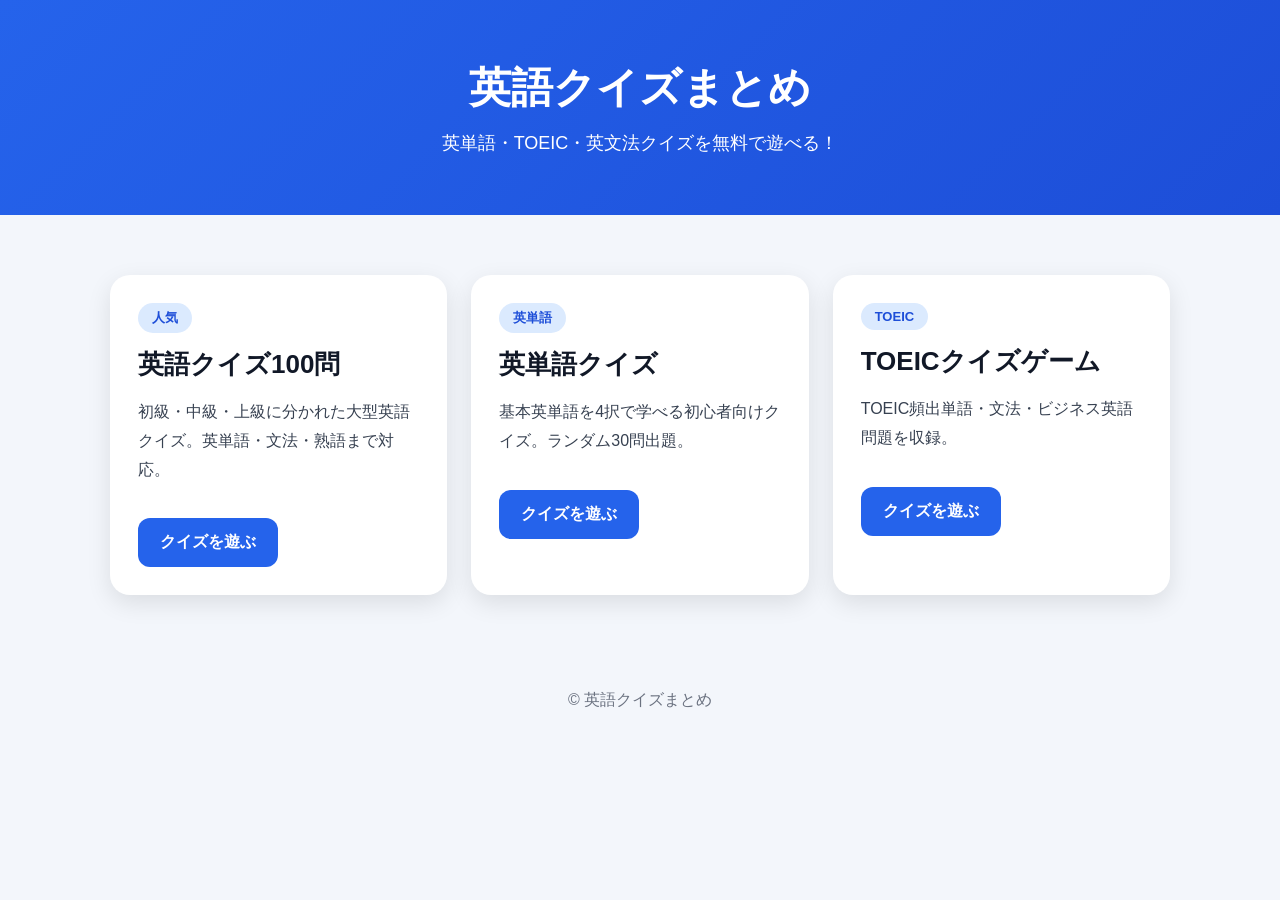
<file: toeic/index.html>
<!DOCTYPE html>
<html lang="ja">
<head>
<meta charset="UTF-8">
<meta name="viewport" content="width=device-width,initial-scale=1.0">
<title>英語クイズまとめ</title>
<meta name="description" content="英単語・TOEIC・英文法などの無料英語クイズをまとめたサイトです。">

<style>
*{box-sizing:border-box}

body{
  margin:0;
  font-family:"Yu Gothic","Hiragino Sans",Arial,sans-serif;
  background:#f3f6fb;
  color:#111827;
}

.hero{
  background:linear-gradient(135deg,#2563eb,#1d4ed8);
  color:white;
  text-align:center;
  padding:60px 20px;
}

.hero h1{
  margin:0;
  font-size:42px;
}

.hero p{
  margin:15px 0 0;
  font-size:18px;
}

.container{
  max-width:1100px;
  margin:40px auto;
  padding:20px;
  display:grid;
  grid-template-columns:repeat(auto-fit,minmax(280px,1fr));
  gap:24px;
}

.card{
  background:white;
  border-radius:20px;
  padding:28px;
  box-shadow:0 8px 24px rgba(0,0,0,.1);
}

.card:hover{
  transform:translateY(-4px);
  transition:.2s;
}

.tag{
  display:inline-block;
  background:#dbeafe;
  color:#1d4ed8;
  padding:6px 14px;
  border-radius:999px;
  font-size:13px;
  font-weight:bold;
  margin-bottom:14px;
}

.card h2{
  margin:0 0 14px;
  font-size:26px;
}

.card p{
  line-height:1.8;
  color:#374151;
}

.play-btn{
  display:inline-block;
  margin-top:18px;
  padding:14px 22px;
  background:#2563eb;
  color:white;
  text-decoration:none;
  border-radius:12px;
  font-weight:bold;
}

.play-btn:hover{
  background:#1d4ed8;
}

footer{
  text-align:center;
  padding:35px;
  color:#6b7280;
}

@media(max-width:768px){
  .hero h1{font-size:32px}
}
</style>
</head>

<body>

<header class="hero">
  <h1>英語クイズまとめ</h1>
  <p>英単語・TOEIC・英文法クイズを無料で遊べる！</p>
</header>

<main class="container">

  <article class="card">
    <div class="tag">人気</div>
    <h2>英語クイズ100問</h2>
    <p>初級・中級・上級に分かれた大型英語クイズ。英単語・文法・熟語まで対応。</p>
    <a class="play-btn" href="./english-100/">クイズを遊ぶ</a>
  </article>

  <article class="card">
    <div class="tag">英単語</div>
    <h2>英単語クイズ</h2>
    <p>基本英単語を4択で学べる初心者向けクイズ。ランダム30問出題。</p>
    <a class="play-btn" href="./english-word/">クイズを遊ぶ</a>
  </article>

  <article class="card">
    <div class="tag">TOEIC</div>
    <h2>TOEICクイズゲーム</h2>
    <p>TOEIC頻出単語・文法・ビジネス英語問題を収録。</p>
    <a class="play-btn" href="./toeic/">クイズを遊ぶ</a>
  </article>

</main>

<footer>
  © 英語クイズまとめ
</footer>

</body>
</html>
</file>
<file: style.css>
html, body {
  margin: 0;
  padding: 0;
}

header {
  margin: 0;
}

body {
  margin: 0;
  font-family: Arial, "Hiragino Kaku Gothic ProN", Meiryo, sans-serif;
  background: #f4f7fb;
  color: #222;
}

header {
  text-align: center;
  padding: 28px 12px;
  background: #1f2937;
  color: white;
}

header h1 {
  margin: 0 0 8px;
  font-size: 32px;
}

nav {
  display: flex;
  gap: 10px;
  justify-content: center;
  flex-wrap: wrap;
  padding: 18px;
  background: white;
}

nav a {
  padding: 10px 14px;
  border-radius: 999px;
  background: #e5e7eb;
  color: #111;
  text-decoration: none;
  font-weight: bold;
}

nav a.active {
  background: #2563eb;
  color: white;
}

main {
  display: grid;
  grid-template-columns: 1fr 300px;
  gap: 24px;
  max-width: 1100px;
  margin: 30px auto;
  padding: 0 16px;
}

.quiz-box {
  background: white;
  padding: 28px;
  border-radius: 18px;
  box-shadow: 0 8px 24px rgba(0,0,0,0.08);
}

.status {
  display: flex;
  justify-content: space-between;
  font-weight: bold;
  margin-bottom: 14px;
}

.progress {
  height: 12px;
  background: #e5e7eb;
  border-radius: 999px;
  overflow: hidden;
  margin-bottom: 24px;
}

#progressBar {
  height: 100%;
  width: 0%;
  background: #22c55e;
  transition: 0.3s;
}

#question {
  font-size: 26px;
  margin-bottom: 24px;
}

#choices {
  display: grid;
  gap: 12px;
}

#choices button {
  padding: 16px;
  font-size: 18px;
  border: none;
  border-radius: 12px;
  background: #f1f5f9;
  cursor: pointer;
  font-weight: bold;
}

#choices button:hover {
  background: #dbeafe;
}

#choices button.correct {
  background: #86efac;
}

#choices button.wrong {
  background: #fca5a5;
}

#result {
  font-size: 20px;
  font-weight: bold;
  margin-top: 20px;
}

.ad-box {
  background: white;
  padding: 16px;
  border-radius: 16px;
  text-align: center;
  min-height: 280px;
}

@media (max-width: 800px) {
  main {
    grid-template-columns: 1fr;
  }
}

nav button {
  padding: 10px 14px;
  border-radius: 999px;
  background: #e5e7eb;
  color: #111;
  border: none;
  font-weight: bold;
  cursor: pointer;
}

nav button.active {
  background: #2563eb;
  color: white;
}
</file>
